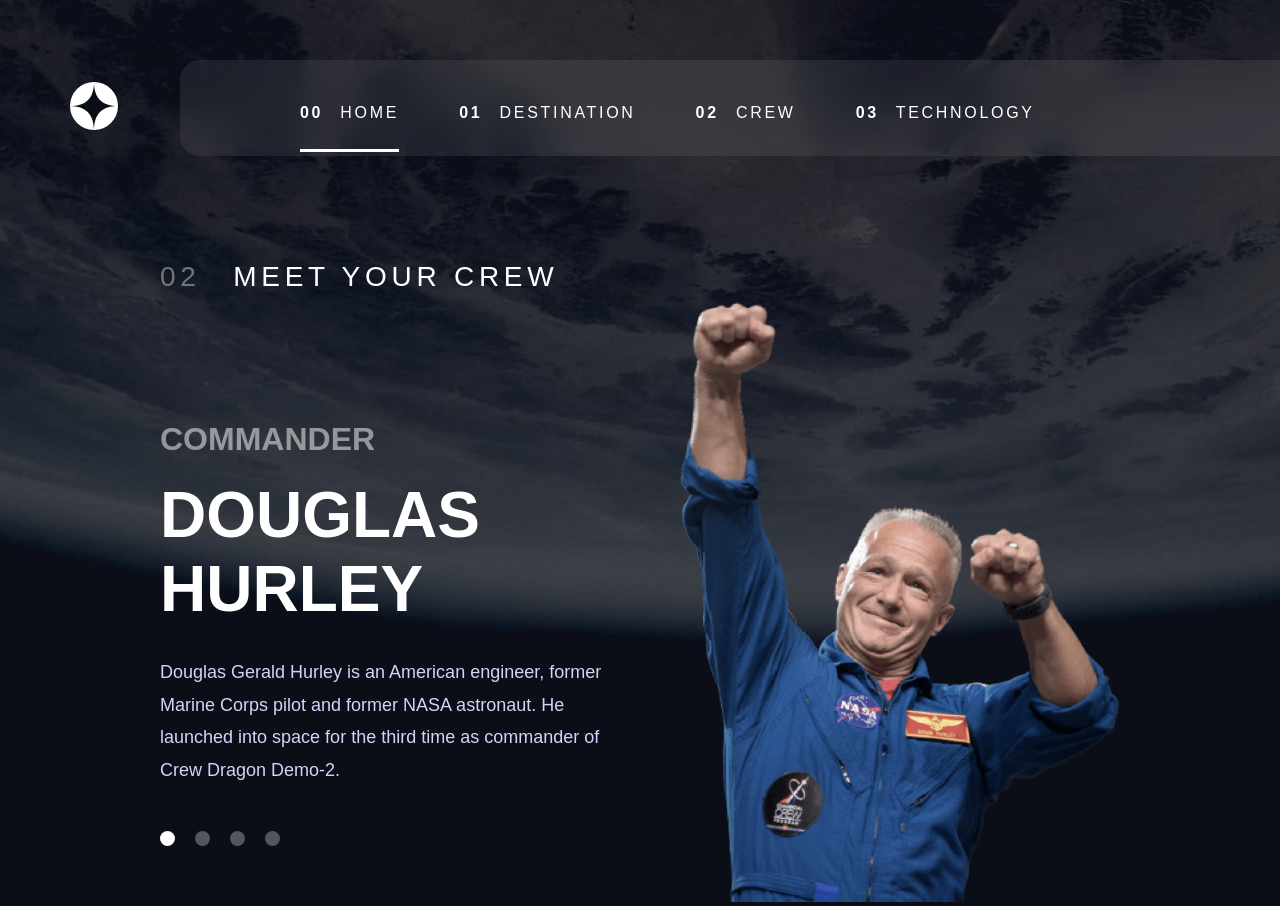
<file: crew-commander.html>
<!DOCTYPE html>
<html lang="en">
<head>
  <meta charset="UTF-8">
  <meta name="viewport" content="width=device-width, initial-scale=1.0">

  <link rel="icon" type="image/png" sizes="32x32" href="./assets/favicon-32x32.png">
  <link rel="stylesheet" href="style.css">
  <title>Frontend Mentor | Space tourism website</title>
</head>
<body class="crew">

  <div class="top">
    <div class="left">
      <img src="./assets/shared/logo.svg" alt="logo">
    </div>

    <div class="right">
      <h2 class="active"><span>00</span> <a href="index.html">Home</a> </h2>
      <h2><span>01</span> <a href="destination-mars.html">Destination</a> </h2>
      <h2><span>02</span> Crew</h2>
      <h2><span>03</span> <a href="technology-vehicle.html">Technology</a></h2>
    </div>
  </div>

  <div class="crews">
    <div class="crewcombined">
      <div>
        <h2><span>02</span> Meet your crew</h2>
      </div>

      <div>
        <h3>Commander</h3>
        <h1>Douglas <br> Hurley</h1>
        <p>Douglas Gerald Hurley is an American engineer, former Marine Corps pilot 
      and former NASA astronaut. He launched into space for the third time as 
      commander of Crew Dragon Demo-2.</p>
      </div>
      
      <div>
        <a href="crew-commander.html"></a>
        <a href="crew-specialist.html"></a>
        <a href="crew-pilot.html"></a>
        <a href="crew-engineer.html"></a>
      </div>
    </div>

    <div>
      <img src="assets/crew/image-douglas-hurley.png" alt="">
    </div>
  </div>

  
</body>
</html>
</file>
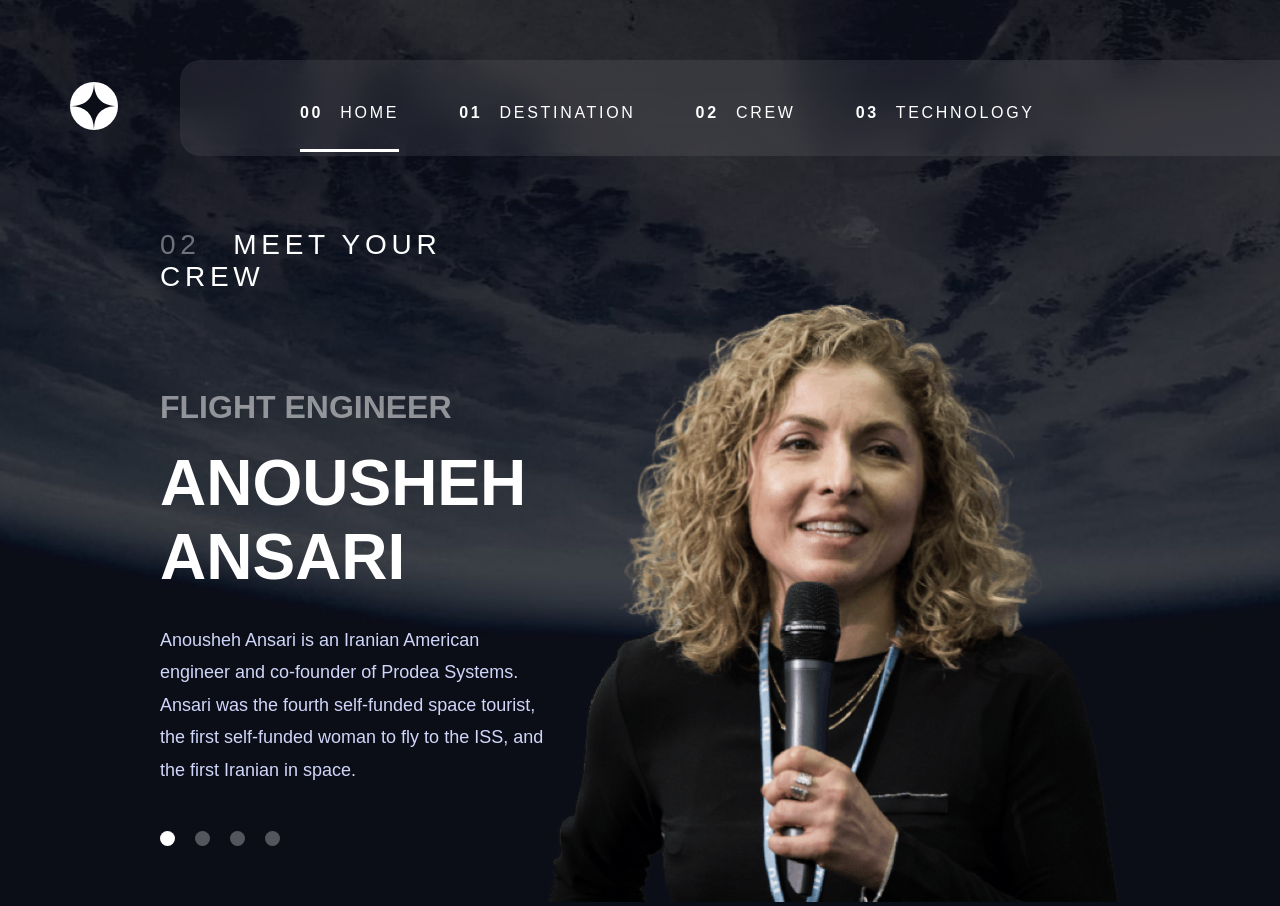
<file: crew-engineer.html>
<!DOCTYPE html>
<html lang="en">
<head>
  <meta charset="UTF-8">
  <meta name="viewport" content="width=device-width, initial-scale=1.0">

  <link rel="icon" type="image/png" sizes="32x32" href="./assets/favicon-32x32.png">
  <link rel="stylesheet" href="style.css">
  <title>Frontend Mentor | Space tourism website</title>
</head>
<body class="crew">

  <div class="top">
    <div class="left">
      <img src="./assets/shared/logo.svg" alt="logo">
    </div>

    <div class="right">
      <h2 class="active"><span>00</span> <a href="index.html">Home</a> </h2>
      <h2><span>01</span> <a href="destination-mars.html">Destination</a> </h2>
      <h2><span>02</span> Crew</h2>
      <h2><span>03</span> <a href="technology-vehicle.html">Technology</a></h2>
    </div>
  </div>

  <div class="crews">
    <div class="crewcombined">
      <div>
        <h2><span>02</span> Meet your crew</h2>
      </div>

      <div>
        <h3>Flight Engineer</h3>
        <h1>Anousheh <br> Ansari</h1>
        <p>Anousheh Ansari is an Iranian American engineer and co-founder of Prodea Systems. 
  Ansari was the fourth self-funded space tourist, the first self-funded woman to 
  fly to the ISS, and the first Iranian in space. </p>
      </div>
      
      <div>
        <a href="crew-commander.html"></a>
        <a href="crew-specialist.html"></a>
        <a href="crew-pilot.html"></a>
        <a href="crew-engineer.html"></a>
      </div>
    </div>

    <div>
      <img src="assets/crew/image-anousheh-ansari.png" alt="">
    </div>
  </div>

 
  

  
</body>
</html>
</file>
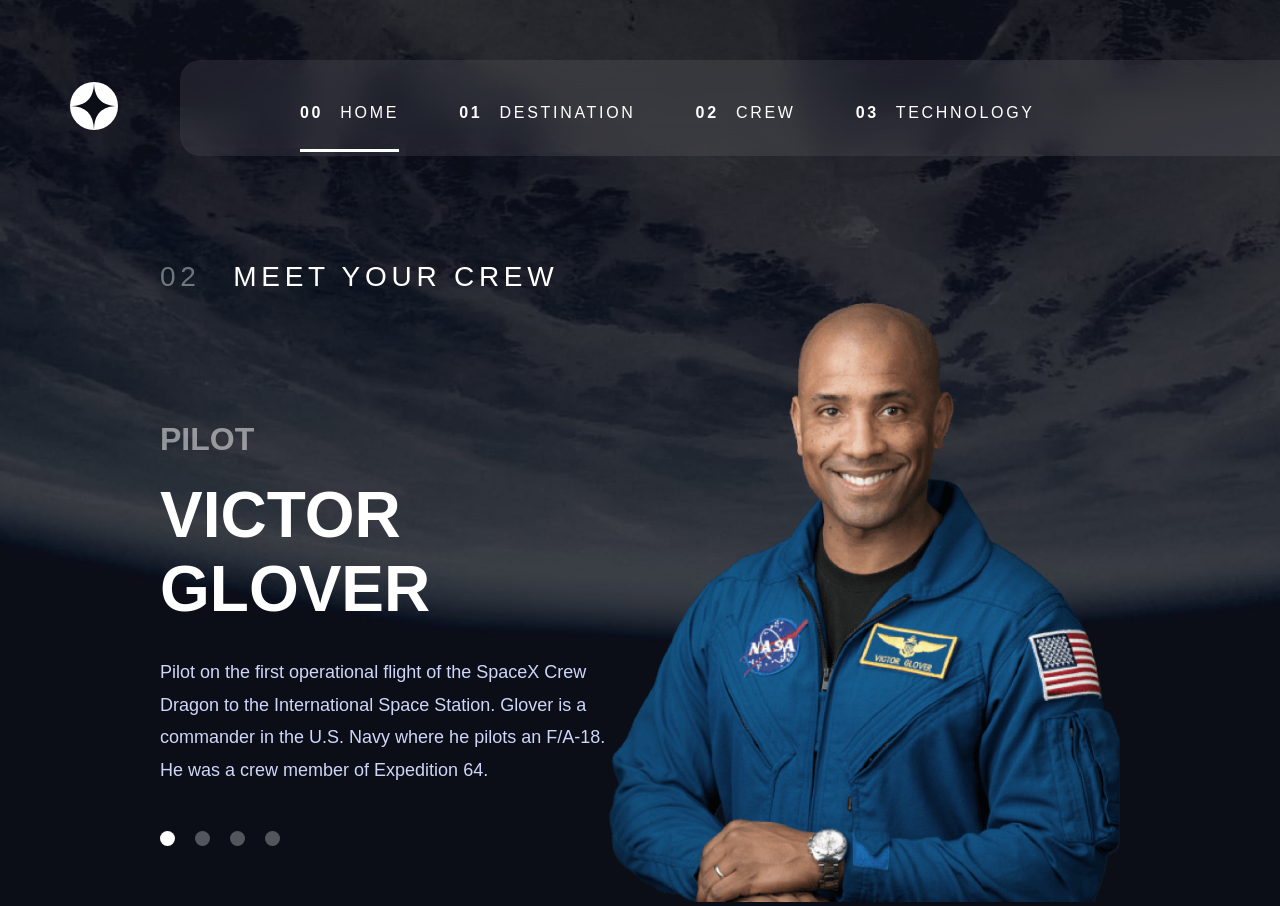
<file: crew-pilot.html>
<!DOCTYPE html>
<html lang="en">
<head>
  <meta charset="UTF-8">
  <meta name="viewport" content="width=device-width, initial-scale=1.0">

  <link rel="icon" type="image/png" sizes="32x32" href="./assets/favicon-32x32.png">
  <link rel="stylesheet" href="style.css">
  <title>Frontend Mentor | Space tourism website</title>
</head>
<body class="crew">

  <div class="top">
    <div class="left">
      <img src="./assets/shared/logo.svg" alt="logo">
    </div>

    <div class="right">
      <h2 class="active"><span>00</span> <a href="index.html">Home</a> </h2>
      <h2><span>01</span> <a href="destination-mars.html">Destination</a> </h2>
      <h2><span>02</span> Crew</h2>
      <h2><span>03</span> <a href="technology-vehicle.html">Technology</a></h2>
    </div>
  </div>

  <div class="crews">
    <div class="crewcombined">
      <div>
        <h2><span>02</span> Meet your crew</h2>
      </div>

      <div>
        <h3>Pilot</h3>
        <h1>Victor <br> Glover</h1>
        <p>Pilot on the first operational flight of the SpaceX Crew Dragon to the 
  International Space Station. Glover is a commander in the U.S. Navy where 
  he pilots an F/A-18. He was a crew member of Expedition 64. </p>
      </div>
      
      <div>
        <a href="crew-commander.html"></a>
        <a href="crew-specialist.html"></a>
        <a href="crew-pilot.html"></a>
        <a href="crew-engineer.html"></a>
      </div>
    </div>

    <div>
      <img src="assets/crew/image-victor-glover.png" alt="">
    </div>
  </div>

  
</body>
</html>
</file>
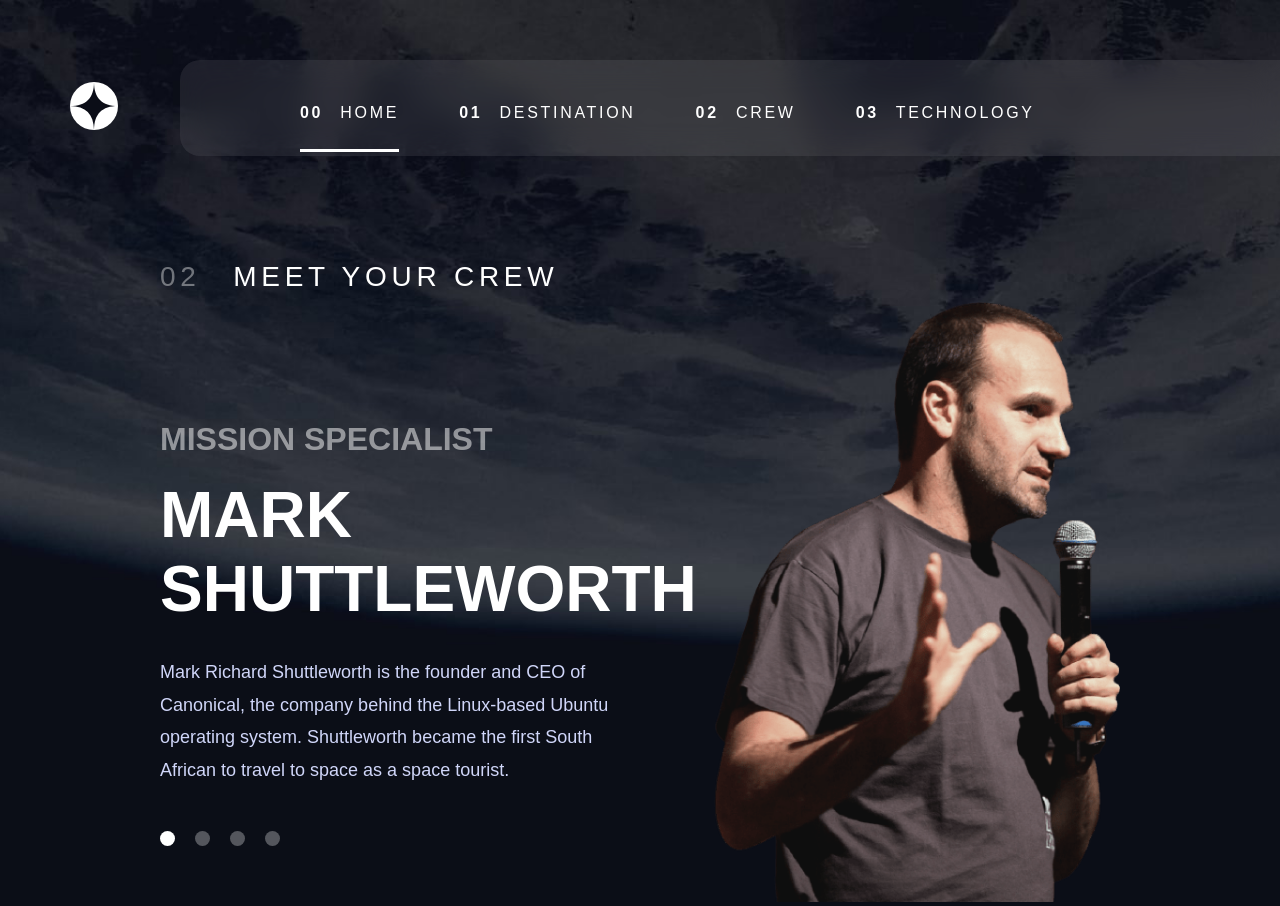
<file: crew-specialist.html>
<!DOCTYPE html>
<html lang="en">
<head>
  <meta charset="UTF-8">
  <meta name="viewport" content="width=device-width, initial-scale=1.0">

  <link rel="icon" type="image/png" sizes="32x32" href="./assets/favicon-32x32.png">
  <link rel="stylesheet" href="style.css">
  <title>Frontend Mentor | Space tourism website</title>
</head>
<body class="crew">

  <div class="top">
    <div class="left">
      <img src="./assets/shared/logo.svg" alt="logo">
    </div>

    <div class="right">
      <h2 class="active"><span>00</span> <a href="index.html">Home</a> </h2>
      <h2><span>01</span> <a href="destination-mars.html">Destination</a> </h2>
      <h2><span>02</span> Crew</h2>
      <h2><span>03</span> <a href="technology-vehicle.html">Technology</a></h2>
    </div>
  </div>

  <div class="crews">
    <div class="crewcombined">
      <div>
        <h2><span>02</span> Meet your crew</h2>
      </div>

      <div>
        <h3>Mission Specialist</h3>
        <h1>Mark Shuttleworth</h1>
        <p>Mark Richard Shuttleworth is the founder and CEO of Canonical, the company behind 
  the Linux-based Ubuntu operating system. Shuttleworth became the first South 
  African to travel to space as a space tourist.</p>
      </div>
      
      <div>
        <a href="crew-commander.html"></a>
        <a href="crew-specialist.html"></a>
        <a href="crew-pilot.html"></a>
        <a href="crew-engineer.html"></a>
      </div>
    </div>

    <div>
      <img src="assets/crew/image-mark-shuttleworth.png" alt="">
    </div>
  </div>
 
  
</body>
</html>
</file>
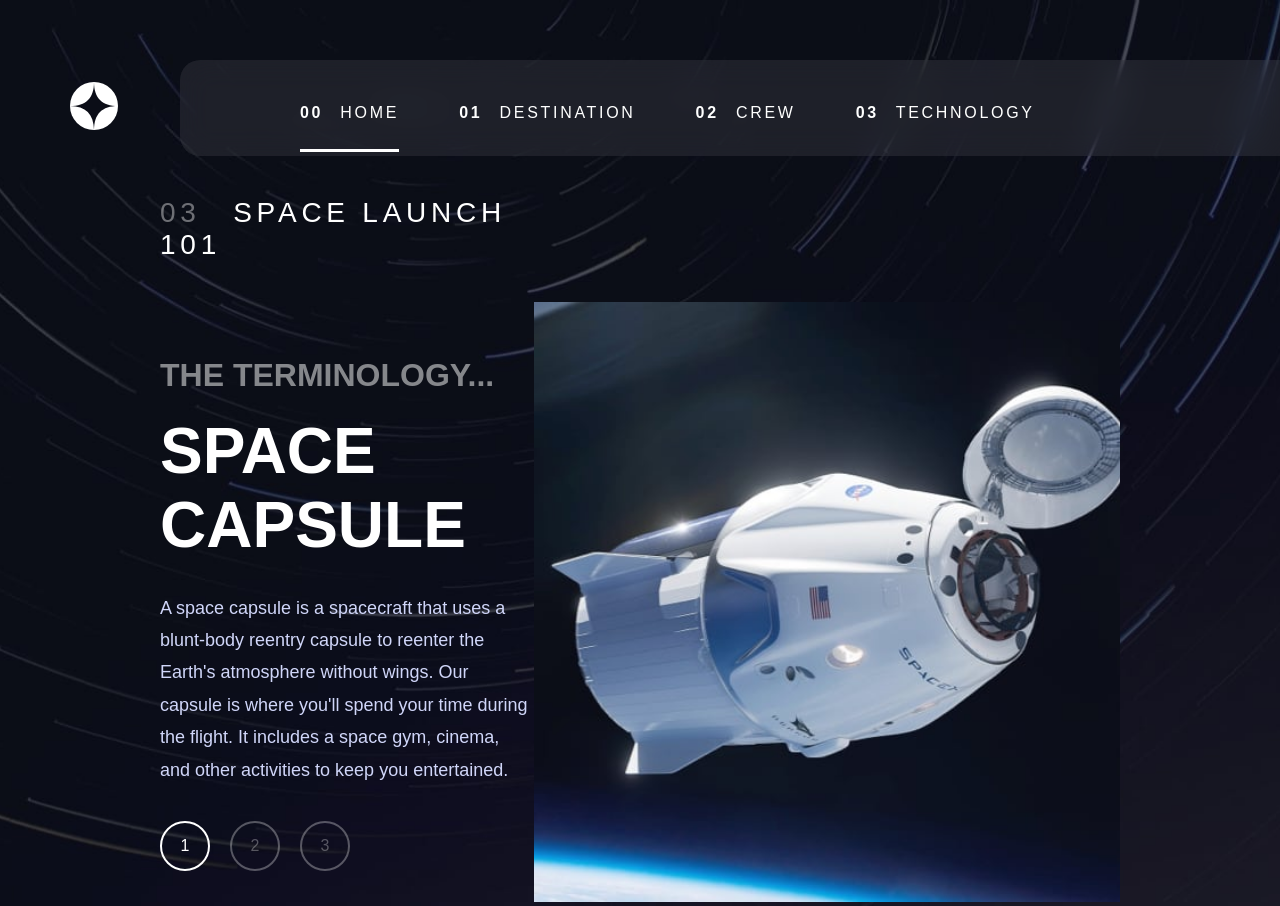
<file: technology-capsule.html>
<!DOCTYPE html>
<html lang="en">
<head>
  <meta charset="UTF-8">
  <meta name="viewport" content="width=device-width, initial-scale=1.0">

  <link rel="icon" type="image/png" sizes="32x32" href="./assets/favicon-32x32.png">
  <link rel="stylesheet" href="style.css">
  <title>Frontend Mentor | Space tourism website</title>
</head>
<body class="tech">

  <div class="top">
    <div class="left">
      <img src="./assets/shared/logo.svg" alt="logo">
    </div>

    <div class="right">
      <h2 class="active"><span>00</span> <a href="index.html">Home</a> </h2>
      <h2><span>01</span> <a href="destination-mars.html">Destination</a> </h2>
      <h2><span>02</span> <a href="crew-commander.html">Crew</a></h2>
      <h2><span>03</span> Technology</h2>
    </div>
  </div>

  <div class="techs">
    <div class="techcombined">
      <div>
        <h2><span>03</span> Space launch 101</h2>
      </div>

      <div>
        <h3>The terminology...</h3>
        <h1>Space capsule</h1>
        <p>A space capsule is a spacecraft that uses a blunt-body reentry 
  capsule to reenter the Earth's atmosphere without wings. Our capsule is where 
  you'll spend your time during the flight. It includes a space gym, cinema, 
  and other activities to keep you entertained. </p>
      </div>
      
      <div>
        <a href="technology-vehicle.html">1</a>
        <a href="technology-spaceport.html">2</a>
        <a href="technology-capsule.html">3</a>
      </div>
    </div>

    <div>
      <img src="assets/technology/image-space-capsule-portrait.jpg" alt="">
    </div>
  </div>
  

  
</body>
</html>
</file>
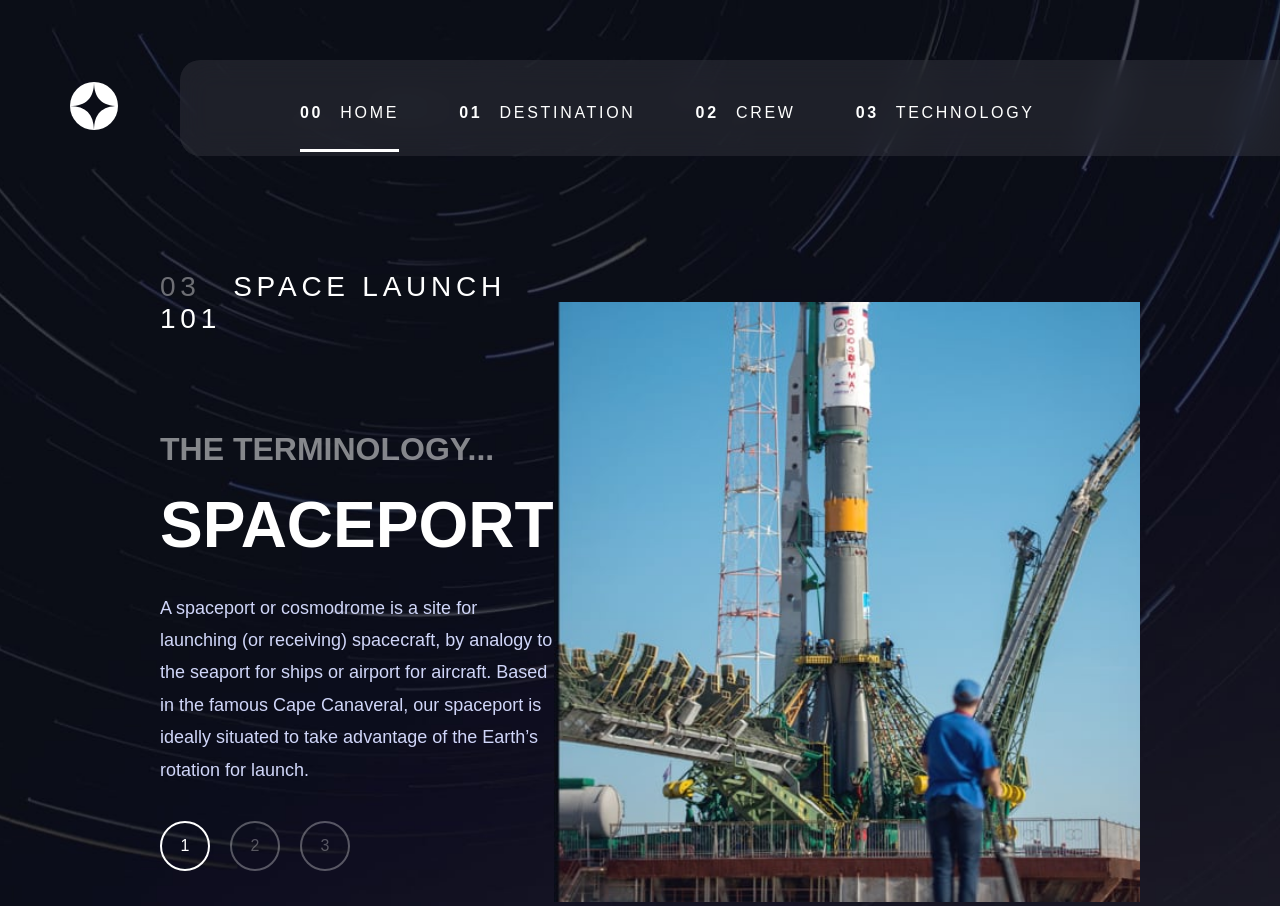
<file: technology-spaceport.html>
<!DOCTYPE html>
<html lang="en">
<head>
  <meta charset="UTF-8">
  <meta name="viewport" content="width=device-width, initial-scale=1.0">

  <link rel="icon" type="image/png" sizes="32x32" href="./assets/favicon-32x32.png">
  <link rel="stylesheet" href="style.css">
  <title>Frontend Mentor | Space tourism website</title>
</head>
<body class="tech">

  <div class="top">
    <div class="left">
      <img src="./assets/shared/logo.svg" alt="logo">
    </div>

    <div class="right">
      <h2 class="active"><span>00</span> <a href="index.html">Home</a> </h2>
      <h2><span>01</span> <a href="destination-mars.html">Destination</a> </h2>
      <h2><span>02</span> <a href="crew-commander.html">Crew</a></h2>
      <h2><span>03</span> Technology</h2>
    </div>
  </div>

  <div class="techs">
    <div class="techcombined">
      <div>
        <h2><span>03</span> Space launch 101</h2>
      </div>

      <div>
        <h3>The terminology...</h3>
        <h1>Spaceport</h1>
        <p>A spaceport or cosmodrome is a site for launching (or receiving) spacecraft, 
  by analogy to the seaport for ships or airport for aircraft. Based in the 
  famous Cape Canaveral, our spaceport is ideally situated to take advantage 
  of the Earth’s rotation for launch. </p>
      </div>
      
      <div>
        <a href="technology-vehicle.html">1</a>
        <a href="technology-spaceport.html">2</a>
        <a href="technology-capsule.html">3</a>
      </div>
    </div>

    <div>
      <img src="assets/technology/image-spaceport-portrait.jpg" alt="">
    </div>
  </div>
 
  
  

  
</body>
</html>
</file>
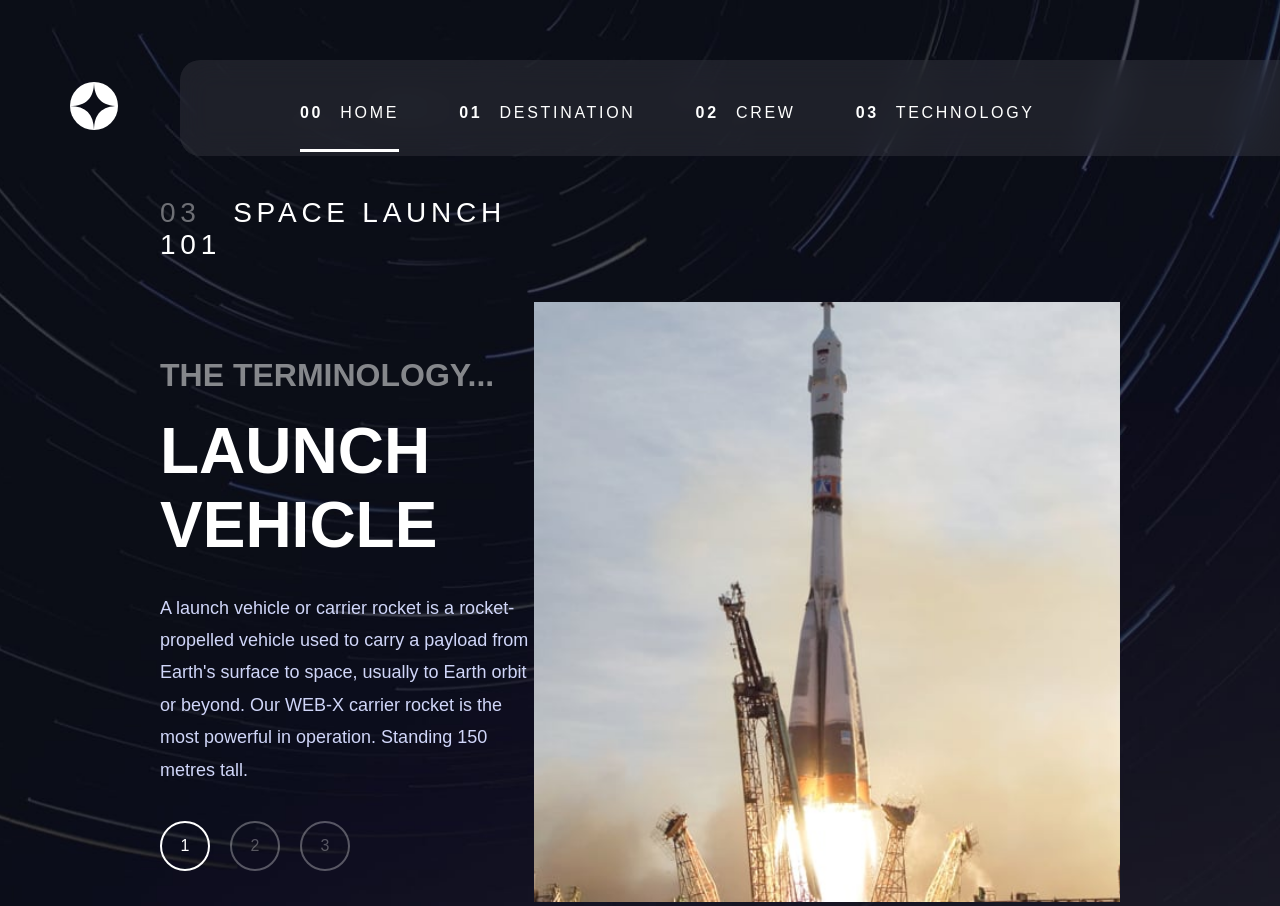
<file: technology-vehicle.html>
<!DOCTYPE html>
<html lang="en">
<head>
  <meta charset="UTF-8">
  <meta name="viewport" content="width=device-width, initial-scale=1.0">

  <link rel="icon" type="image/png" sizes="32x32" href="./assets/favicon-32x32.png">
  <link rel="stylesheet" href="style.css">
  <title>Frontend Mentor | Space tourism website</title>
</head>
<body class="tech">

  <div class="top">
    <div class="left">
      <img src="./assets/shared/logo.svg" alt="logo">
    </div>

    <div class="right">
      <h2 class="active"><span>00</span> <a href="index.html">Home</a> </h2>
      <h2><span>01</span> <a href="destination-mars.html">Destination</a> </h2>
      <h2><span>02</span> <a href="crew-commander.html">Crew</a></h2>
      <h2><span>03</span> Technology</h2>
    </div>
  </div>

  <div class="techs">
    <div class="techcombined">
      <div>
        <h2><span>03</span> Space launch 101</h2>
      </div>

      <div>
        <h3>The terminology...</h3>
        <h1>Launch vehicle</h1>
        <p>A launch vehicle or carrier rocket is a rocket-propelled vehicle used to carry a 
  payload from Earth's surface to space, usually to Earth orbit or beyond. Our 
  WEB-X carrier rocket is the most powerful in operation. Standing 150 metres tall. </p>
      </div>
      
      <div>
        <a href="technology-vehicle.html">1</a>
        <a href="technology-spaceport.html">2</a>
        <a href="technology-capsule.html">3</a>
      </div>
    </div>

    <div>
      <img src="assets/technology/image-launch-vehicle-portrait.jpg" alt="">
    </div>
  </div>

  
</body>
</html>
</file>
<file: style.css>
/* =====================
   RESET
===================== */
* {
  margin: 0;
  padding: 0;
  box-sizing: border-box;
}

/* =====================
   BODY
===================== */
.home {
  font-family: 'Barlow Condensed', sans-serif;
  color: white;
  background-image: url(assets/home/background-home-desktop.jpg);
  background-size: cover;
  background-position: center;
  height: 100vh;
  overflow: hidden;
}



a {
  color: white;
  text-decoration: none;
}

/* =====================
   TOP NAVBAR
===================== */
.top {
  display: flex;
  justify-content: space-between;
  align-items: center;
  padding: 60px 0 0 70px;
}

/* Logo */
.left img {
  width: 48px;
}

/* =====================
   NAV GLASS BAR
===================== */
.right {
  display: flex;
  align-items: center;
  gap: 60px;

  height: 90px;
  width: 1100px;
  padding-top: 40px;
  padding-left: 120px;

  background: rgba(255, 255, 255, 0.08);
  backdrop-filter: blur(15px);
  -webkit-backdrop-filter: blur(15px);
}

/* Nav items */
.right h2 {
  font-size: 16px;
  letter-spacing: 2.7px;
  font-weight: 400;
  cursor: pointer;
  position: relative;
  padding-bottom: 30px;
  text-transform: uppercase;
}

/* Numbers */
.right h2 span {
  font-weight: 700;
  margin-right: 10px;
}

/* Active underline */
.right h2.active::after {
  content: "";
  position: absolute;
  left: 0;
  bottom: 0;
  width: 100%;
  height: 3px;
  background: white;
}

/* Hover underline */
.right h2:hover::after {
  content: "";
  position: absolute;
  left: 0;
  bottom: 0;
  width: 100%;
  height: 3px;
  background: rgba(255, 255, 255, 0.4);
}

/* =====================
   MAIN SECTION
===================== */
.main {
  display: flex;
  justify-content: space-between;
  align-items: flex-end;
  padding: 200px 160px 0 160px;
}

/* =====================
   LEFT TEXT
===================== */
.left2 {
  max-width: 450px;
}

.left2 h3 {
  font-size: 18px;
  letter-spacing: 3px;
  color: #d0d6f9;
  text-transform: uppercase;
}

.left2 h1 {
  font-family: 'Trebuchet MS', 'Lucida Sans Unicode', 'Lucida Grande', 'Lucida Sans', Arial, sans-serif;
  font-size: 150px;
  margin: 20px 0;
  text-transform: uppercase;
}

.left2 p {
  color: #d0d6f9;
  line-height: 1.7;
  font-size: 16px;
}

/* =====================
   EXPLORE BUTTON
===================== */
.right2 {
  display: flex;
  align-items: center;
  justify-content: center;
}

.right2 button {
  width: 274px;
  height: 274px;
  border-radius: 50%;
  border: none;

  font-family: 'Trebuchet MS', 'Lucida Sans Unicode', 'Lucida Grande', 'Lucida Sans', Arial, sans-serif;
  font-size: 32px;
  letter-spacing: 2px;

  background: white;
  color: #0b0d17;
  cursor: pointer;
  transition: 0.4s;
}

/* Hover glow effect */
.right2 button:hover {
  box-shadow: 0 0 0 60px rgba(255, 255, 255, 0.1);
}


/* =====================
   RESET
===================== */
* {
  margin: 0;
  padding: 0;
  box-sizing: border-box;
}

/* =====================
   BODY
===================== */
body {
  font-family: 'Barlow Condensed', sans-serif;
  color: white;
  background-image: url(assets/destination/360_F_297059985_lRqYm1uVpgvHb9ecxKQnZDeM7shC9Sol.jpg);
  background-size: cover;
  background-position: center;
  min-height: 100vh;
  overflow-x: hidden;
}


/* =====================
   TOP NAVBAR
===================== */
.top {
  display: flex;
  justify-content: space-between;
  align-items: center;
  padding: 60px 0 0 70px;
}

/* Logo */
.left img {
  width: 48px;
}

/* =====================
   NAV GLASS BAR
===================== */
.right {
  display: flex;
  align-items: center;
  gap: 60px;

  height: 96px;
  width: 1100px;
  padding-left: 120px;
  border-radius: 20px 0 0 20px;

  background: rgba(255, 255, 255, 0.08);
  backdrop-filter: blur(15px);
  -webkit-backdrop-filter: blur(15px);
}

/* Nav items */
.right h2 {
  font-size: 16px;
  letter-spacing: 2.7px;
  font-weight: 400;
  cursor: pointer;
  position: relative;
  padding-bottom: 30px;
  text-transform: uppercase;
}

/* Numbers */
.right h2 span {
  font-weight: 700;
  margin-right: 10px;
}

/* Active underline */
.right h2.active::after {
  content: "";
  position: absolute;
  left: 0;
  bottom: 0;
  width: 100%;
  height: 3px;
  background: white;
}

/* Hover underline */
.right h2:hover::after {
  content: "";
  position: absolute;
  left: 0;
  bottom: 0;
  width: 100%;
  height: 3px;
  background: rgba(255, 255, 255, 0.4);
}

/* =====================
   MAIN DESTINATION LAYOUT
===================== */
.main2 {
  display: flex;
  justify-content: space-between;
  padding: 120px 160px 0 160px;
}

/* =====================
   LEFT SIDE (TITLE + PLANET)
===================== */
.left3 h2 {
  font-size: 28px;
  letter-spacing: 4.75px;
  font-weight: 400;
  margin-bottom: 100px;
  text-transform: uppercase;
}

.left3 h2 span {
  font-weight: 700;
  margin-right: 20px;
  opacity: 0.5;
}

.left3 img {
  width: 445px;
}

/* =====================
   RIGHT SIDE
===================== */
.right3 {
  max-width: 445px;
}

/* =====================
   PLANET TABS
===================== */
.planets {
  display: flex;
  gap: 35px;
  margin-bottom: 40px;
}

.planets h2 {
  font-size: 16px;
  letter-spacing: 2.7px;
  font-weight: 400;
  cursor: pointer;
  position: relative;
  padding-bottom: 12px;
  color: #d0d6f9;
  text-transform: uppercase;
}

/* Active planet */
.planets h2.active {
  color: white;
}

.planets h2.active::after {
  content: "";
  position: absolute;
  left: 0;
  bottom: 0;
  width: 100%;
  height: 3px;
  background: white;
}

/* Hover underline */
.planets h2:hover::after {
  content: "";
  position: absolute;
  left: 0;
  bottom: 0;
  width: 100%;
  height: 3px;
  background: rgba(255, 255, 255, 0.4);
}

/* =====================
   PLANET CONTENT
===================== */
.right3 h1 {
  font-family: 'Trebuchet MS', 'Lucida Sans Unicode', 'Lucida Grande', 'Lucida Sans', Arial, sans-serif;
  font-size: 100px;
  margin-bottom: 15px;
  text-transform: uppercase;
}

.right3 p {
  color: #d0d6f9;
  line-height: 1.8;
  font-size: 18px;
  margin-bottom: 55px;
}

/* =====================
   DISTANCE INFO
===================== */
.distance {
  display: flex;
  gap: 80px;
  padding-top: 30px;
  border-top: 1px solid rgba(255, 255, 255, 0.2);
}

.distance h3 {
  font-size: 14px;
  letter-spacing: 2.35px;
  font-weight: 400;
  color: #d0d6f9;
  margin-bottom: 10px;
}

.distance h2 {
  font-family: 'Trebuchet MS', 'Lucida Sans Unicode', 'Lucida Grande', 'Lucida Sans', Arial, sans-serif;
  font-size: 28px;
  text-transform: uppercase;
}


/* =====================
   CREW BACKGROUND
===================== */
body.crew {
  background-image: url("assets/crew/background-crew-desktop.jpg");
  background-size: cover;
  background-position: center;
  min-height: 100vh;
}

body.tech {
  background-image: url("assets/technology/background-technology-desktop.jpg");
  background-size: cover;
  background-position: center;
  min-height: 100vh;
}

/* =====================
   MAIN CREW LAYOUT
===================== */
.crews {
  display: flex;
  justify-content: space-between;
  align-items: flex-end;
  padding: 120px 160px 0 160px;
  min-height: calc(100vh - 150px);
}

/* =====================
   LEFT SIDE CONTENT
===================== */
.crewcombined {
  max-width: 600px;
  display: flex;
  flex-direction: column;
}

/* Title */
.crewcombined h2 {
  font-size: 28px;
  letter-spacing: 4.75px;
  font-weight: 400;
  margin-top: -160px;
  text-transform: uppercase;
}

.crewcombined h2 span {
  opacity: 0.4;
  margin-right: 20px;
}

/* Role */
.crewcombined h3 {
  font-family: 'Trebuchet MS', 'Lucida Sans Unicode', 'Lucida Grande', 'Lucida Sans', Arial, sans-serif;
  font-size: 32px;
  opacity: 0.5;
  margin-bottom: 20px;
  text-transform: uppercase;
}

/* Name */
.crewcombined h1 {
  font-family: 'Trebuchet MS', 'Lucida Sans Unicode', 'Lucida Grande', 'Lucida Sans', Arial, sans-serif;
  font-size: 64px;
  margin-bottom: 30px;
  text-transform: uppercase;
}

/* Description */
.crewcombined p {
  color: #D0D6F9;
  line-height: 1.8;
  max-width: 450px;
  margin-bottom: 120px;
  font-size: 18px;
}

/* =====================
   DOT NAVIGATION
===================== */
.crewcombined div:last-child {
  display: flex;
  gap: 20px;
}

.crewcombined div:last-child a {
  margin-top: -75px;
  width: 15px;
  height: 15px;
  border-radius: 50%;
  background: white;
  opacity: 0.3;
  transition: 0.3s;
}

.crewcombined div:last-child a:hover {
  opacity: 0.7;
}

.crewcombined div:last-child a:first-child {
  opacity: 1;
}

/* =====================
   RIGHT SIDE IMAGE
===================== */
.crews img {
  height: 600px;
  object-fit: contain;
}



.techs {
  display: flex;
  justify-content: space-between;
  align-items: flex-end;
  padding: 120px 160px 0 160px;
  min-height: calc(100vh - 150px);
}

/* =====================
   LEFT SIDE CONTENT
===================== */
.techcombined {
  max-width: 600px;
  display: flex;
  flex-direction: column;
}

/* Title */
.techcombined h2 {
  font-size: 28px;
  letter-spacing: 4.75px;
  font-weight: 400;
  margin-top: -160px;
  text-transform: uppercase;
}

.techcombined h2 span {
  opacity: 0.4;
  margin-right: 20px;
}

/* Role */
.techcombined h3 {
  font-family: 'Trebuchet MS', 'Lucida Sans Unicode', 'Lucida Grande', 'Lucida Sans', Arial, sans-serif;
  font-size: 32px;
  opacity: 0.5;
  margin-bottom: 20px;
  text-transform: uppercase;
}

/* Name */
.techcombined h1 {
  font-family: 'Trebuchet MS', 'Lucida Sans Unicode', 'Lucida Grande', 'Lucida Sans', Arial, sans-serif;
  font-size: 64px;
  margin-bottom: 30px;
  text-transform: uppercase;
}

/* Description */
.techcombined p {
  color: #D0D6F9;
  line-height: 1.8;
  max-width: 450px;
  margin-bottom: 120px;
  font-size: 18px;
}

/* =====================
   DOT NAVIGATION
===================== */
.techcombined div:last-child {
  display: flex;
  gap: 20px;
}

.techcombined div:last-child a {
  margin-top: -85px;
  width: 50px;
  height: 50px;
  border-radius: 50%;
  border: 2px solid white;
  background: transparent;
  opacity: 0.3;
  transition: 0.3s;
  display: flex;
  justify-content: center;
  align-items: center;
}

.techcombined div:last-child a:hover {
  opacity: 0.7;
}

.techcombined div:last-child a:first-child {
  opacity: 1;
}

/* =====================
   RIGHT SIDE IMAGE
===================== */
.techs img {
  height: 600px;
  object-fit: contain;
}
</file>
